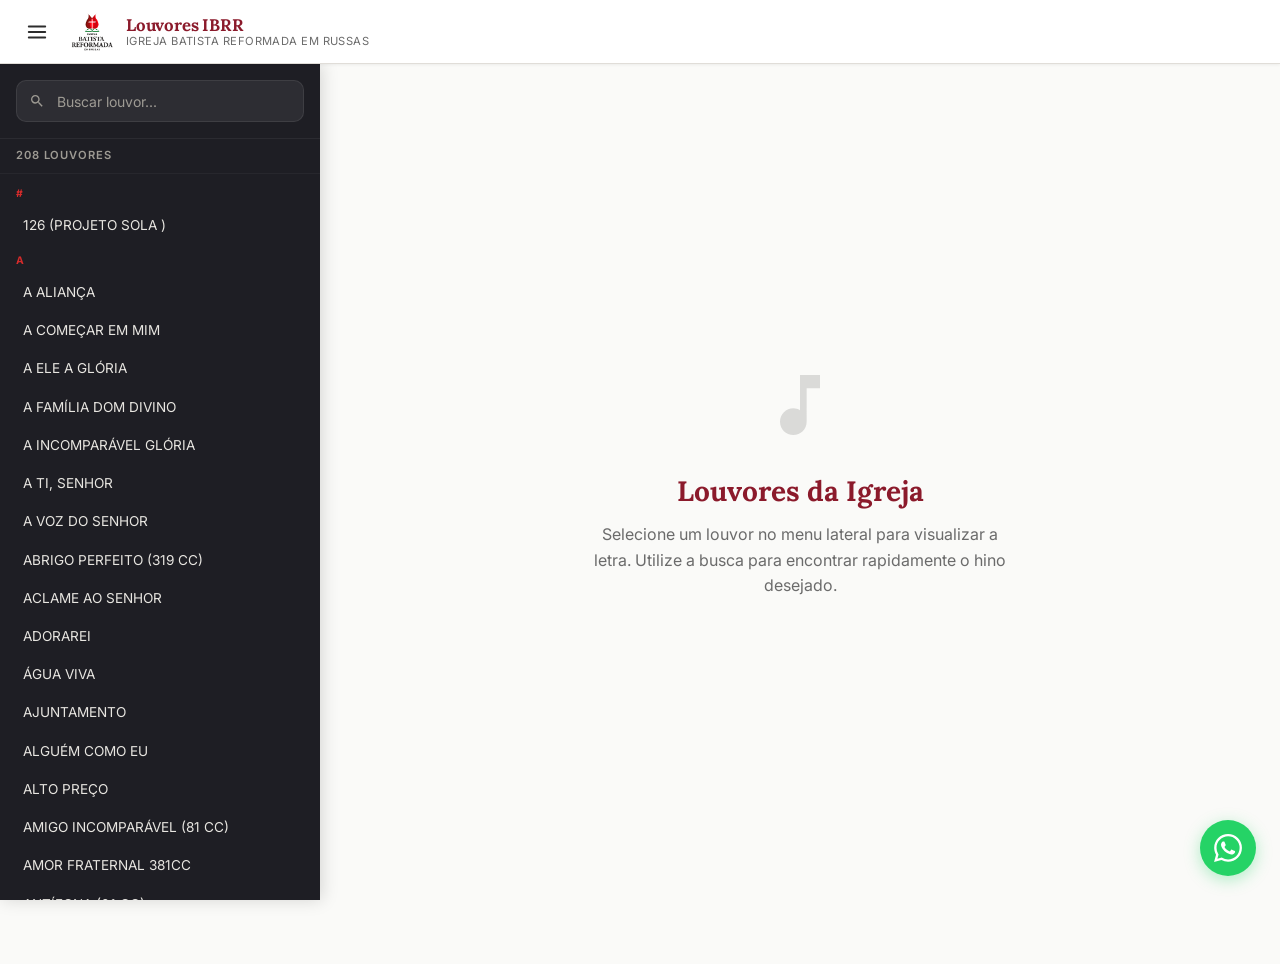
<file: index.html>
<!DOCTYPE html>
<html lang="pt-BR">

<head>
  <meta charset="UTF-8">
  <meta name="viewport" content="width=device-width, initial-scale=1.0">
  <meta name="description"
    content="Repertório de louvores da Igreja Batista Reformada em Russas. Acesse as letras dos hinos utilizados nos cultos.">
  <meta name="theme-color" content="#8B1A2B">
  <title>Louvores – Igreja Batista Reformada em Russas</title>

  <!-- Favicon (reuse logo) -->
  <link rel="icon" type="image/png" href="images/logo_black.png">

  <!-- Styles -->
  <link rel="stylesheet" href="styles.css">
</head>

<body>

  <!-- ====== HEADER ====== -->
  <header class="header" id="header">
    <!-- Sidebar toggle -->
    <button class="header__toggle" id="sidebarToggle" aria-label="Abrir ou fechar menu lateral" title="Menu">
      <svg id="toggleIconMenu" viewBox="0 0 24 24" fill="none" stroke="currentColor" stroke-width="2"
        stroke-linecap="round" stroke-linejoin="round">
        <line x1="3" y1="6" x2="21" y2="6" />
        <line x1="3" y1="12" x2="21" y2="12" />
        <line x1="3" y1="18" x2="21" y2="18" />
      </svg>
    </button>

    <!-- Logo & Church Name -->
    <a href="#" class="header__logo" id="logoLink">
      <img src="images/logo_black.png" alt="Logo da Igreja Batista Reformada em Russas" width="40" height="40">
      <div class="header__logo-text">
        Louvores IBRR
        <span>Igreja Batista Reformada em Russas</span>
      </div>
    </a>

    <!-- Header actions -->
    <div class="header__actions">
      <!-- Download DOCX button 
      <a href="docs/lista_louvores/lista_louvores.docx" download class="header__btn header__btn--download" id="downloadBtn" title="Baixar lista de louvores (.docx)">
        <svg viewBox="0 0 24 24" fill="none" stroke="currentColor" stroke-width="2" stroke-linecap="round" stroke-linejoin="round">
          <path d="M21 15v4a2 2 0 0 1-2 2H5a2 2 0 0 1-2-2v-4"/>
          <polyline points="7 10 12 15 17 10"/>
          <line x1="12" y1="15" x2="12" y2="3"/>
        </svg>
        <span class="header__btn--download-text">Baixar .docx</span>
      </a>
      -->
    </div>
  </header>

  <!-- ====== SIDEBAR ====== -->
  <aside class="sidebar" id="sidebar" role="navigation" aria-label="Lista de louvores">
    <!-- Search -->
    <div class="sidebar__search">
      <input type="search" class="sidebar__search-input" id="searchInput" placeholder="Buscar louvor..."
        autocomplete="off" aria-label="Buscar louvor por nome">
    </div>

    <!-- Hymn count -->
    <div class="sidebar__count" id="hymnCount">Carregando...</div>

    <!-- Hymn list -->
    <div class="sidebar__list" id="hymnList" role="list">
      <!-- Populated by JS -->
    </div>

    <!-- No results message -->
    <div class="sidebar__empty" id="noResults">
      <svg viewBox="0 0 24 24" fill="currentColor">
        <path
          d="M15.5 14h-.79l-.28-.27A6.471 6.471 0 0 0 16 9.5 6.5 6.5 0 1 0 9.5 16c1.61 0 3.09-.59 4.23-1.57l.27.28v.79l5 4.99L20.49 19l-4.99-5zm-6 0C7.01 14 5 11.99 5 9.5S7.01 5 9.5 5 14 7.01 14 9.5 11.99 14 9.5 14z" />
      </svg>
      <p>Nenhum louvor encontrado</p>
    </div>
  </aside>

  <!-- ====== OVERLAY (mobile) ====== -->
  <div class="overlay" id="overlay"></div>

  <!-- ====== MAIN CONTENT ====== -->
  <main class="main" id="mainContent">
    <!-- Welcome screen (shown when no hymn is selected) -->
    <div class="welcome" id="welcomeScreen">
      <svg class="welcome__icon" viewBox="0 0 24 24" fill="currentColor">
        <path d="M12 3v10.55c-.59-.34-1.27-.55-2-.55-2.21 0-4 1.79-4 4s1.79 4 4 4 4-1.79 4-4V7h4V3h-6z" />
      </svg>
      <h1 class="welcome__title">Louvores da Igreja</h1>
      <p class="welcome__subtitle">
        Selecione um louvor no menu lateral para visualizar a letra.
        Utilize a busca para encontrar rapidamente o hino desejado.
      </p>
    </div>

    <!-- Lyrics display area -->
    <article class="lyrics" id="lyricsArea" aria-live="polite">
      <div class="lyrics__header">
        <h1 class="lyrics__title" id="lyricsTitle"></h1>
        <div class="lyrics__controls">
          <span class="lyrics__font-label">Fonte:</span>
          <button class="lyrics__font-btn" id="fontDecrease" title="Diminuir fonte"
            aria-label="Diminuir tamanho da fonte">A−</button>
          <button class="lyrics__font-btn" id="fontIncrease" title="Aumentar fonte"
            aria-label="Aumentar tamanho da fonte">A+</button>
          <button class="lyrics__font-reset" id="fontReset" title="Resetar fonte">Resetar</button>
        </div>
      </div>
      <div class="lyrics__body" id="lyricsBody"></div>
    </article>
  </main>

  <!-- ====== WHATSAPP FAB ====== -->
  <a href="https://wa.me/558888250560" target="_blank" rel="noopener noreferrer" class="fab-whatsapp" id="whatsappFab"
    aria-label="Contato via WhatsApp" title="Fale conosco no WhatsApp">
    <svg viewBox="0 0 24 24" fill="currentColor">
      <path
        d="M17.472 14.382c-.297-.149-1.758-.867-2.03-.967-.273-.099-.471-.148-.67.15-.197.297-.767.966-.94 1.164-.173.199-.347.223-.644.075-.297-.15-1.255-.463-2.39-1.475-.883-.788-1.48-1.761-1.653-2.059-.173-.297-.018-.458.13-.606.134-.133.298-.347.446-.52.149-.174.198-.298.298-.497.099-.198.05-.371-.025-.52-.075-.149-.669-1.612-.916-2.207-.242-.579-.487-.5-.669-.51-.173-.008-.371-.01-.57-.01-.198 0-.52.074-.792.372-.272.297-1.04 1.016-1.04 2.479 0 1.462 1.065 2.875 1.213 3.074.149.198 2.096 3.2 5.077 4.487.709.306 1.262.489 1.694.625.712.227 1.36.195 1.871.118.571-.085 1.758-.719 2.006-1.413.248-.694.248-1.289.173-1.413-.074-.124-.272-.198-.57-.347m-5.421 7.403h-.004a9.87 9.87 0 0 1-5.031-1.378l-.361-.214-3.741.982.998-3.648-.235-.374a9.86 9.86 0 0 1-1.51-5.26c.001-5.45 4.436-9.884 9.888-9.884 2.64 0 5.122 1.03 6.988 2.898a9.825 9.825 0 0 1 2.893 6.994c-.003 5.45-4.437 9.884-9.885 9.884m8.413-18.297A11.815 11.815 0 0 0 12.05 0C5.495 0 .16 5.335.157 11.892c0 2.096.547 4.142 1.588 5.945L.057 24l6.305-1.654a11.882 11.882 0 0 0 5.683 1.448h.005c6.554 0 11.89-5.335 11.893-11.893a11.821 11.821 0 0 0-3.48-8.413z" />
    </svg>
    <span class="fab-whatsapp__tooltip">Fale conosco</span>
  </a>

  <!-- ====== DATA & SCRIPTS ====== -->
  <script src="louvores_data.js"></script>
  <script src="app.js"></script>
</body>

</html>
</file>
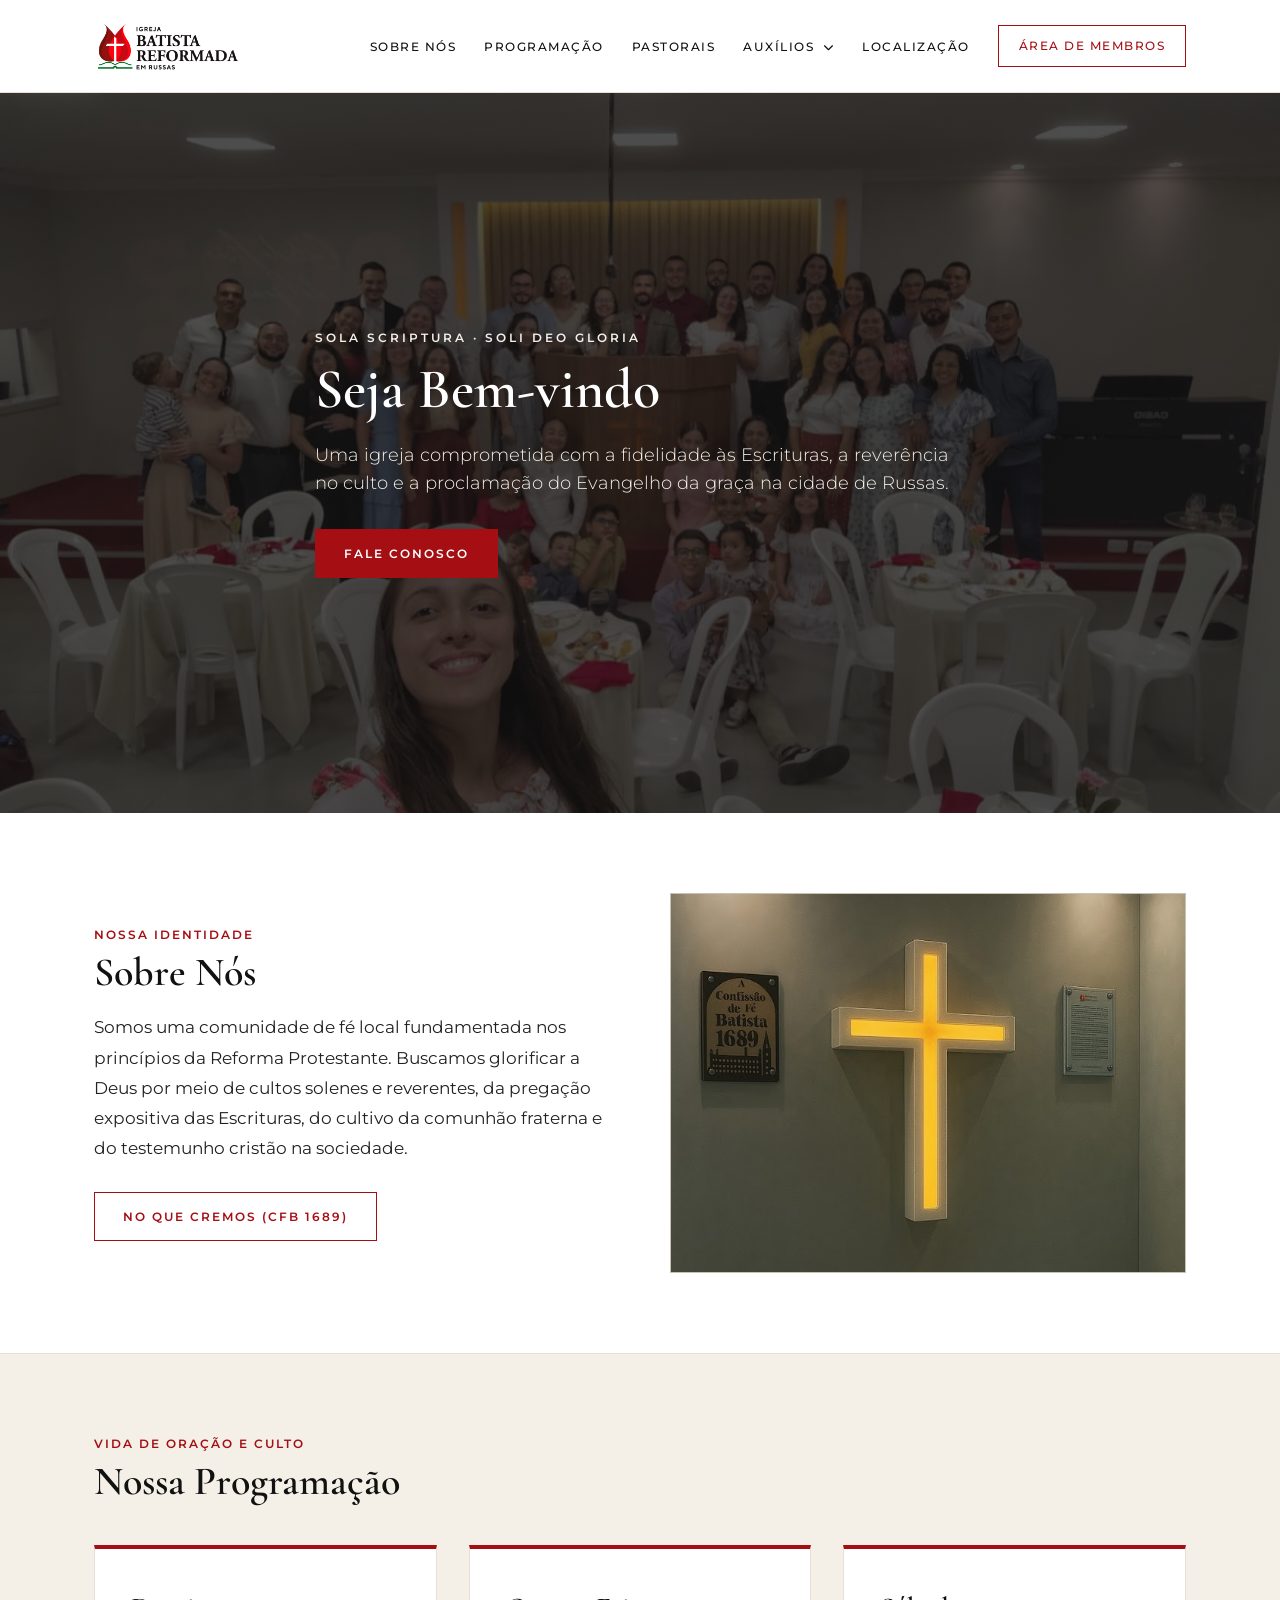
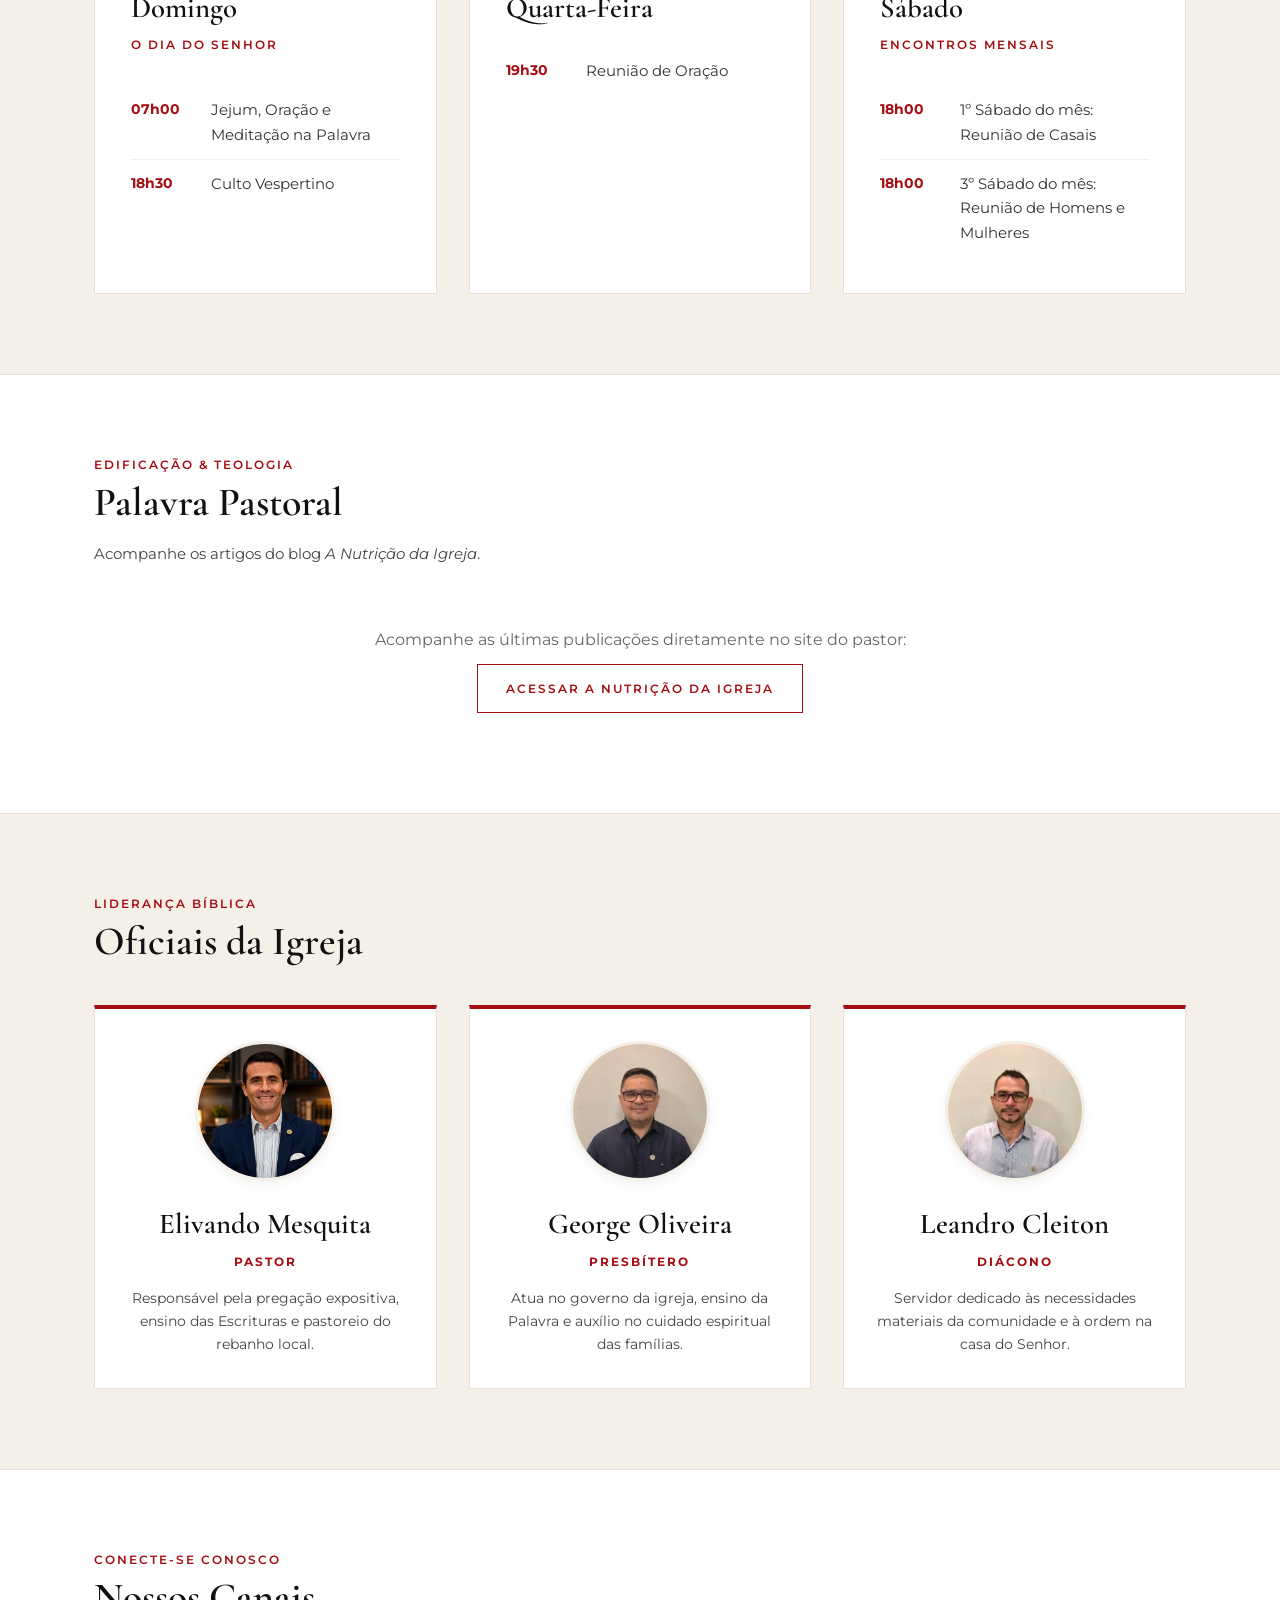
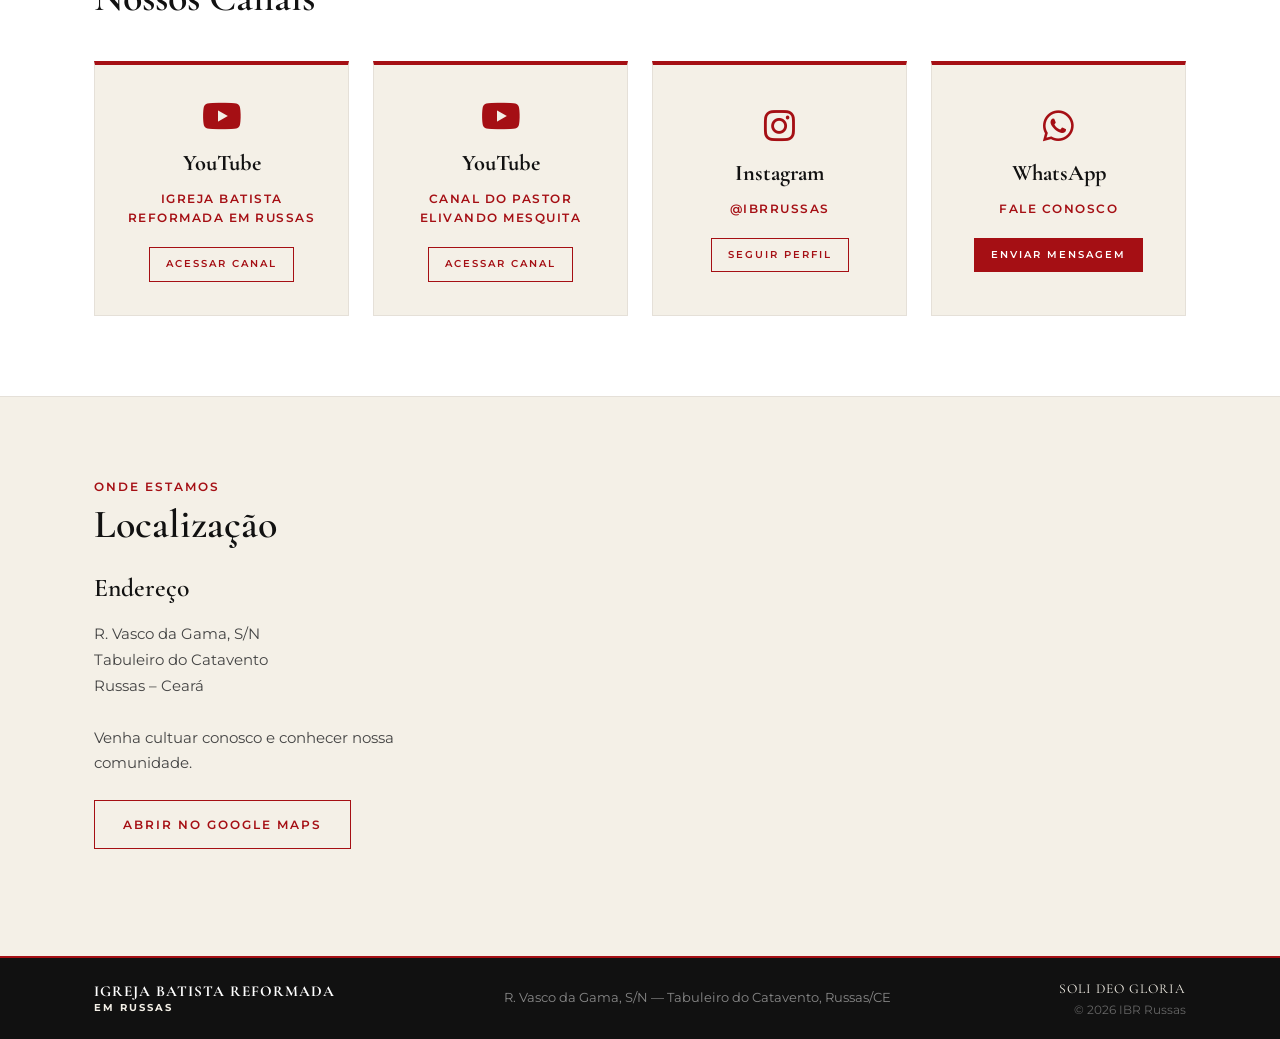
<file: site/index.html>
<!DOCTYPE html>
<html lang="pt-BR">
<head>
    <meta charset="UTF-8">
    <meta name="viewport" content="width=device-width, initial-scale=1.0">
    <link rel="icon" type="image/png" href="img/favicon.png">
    <title>IBR Russas</title>

    <link rel="preconnect" href="https://fonts.googleapis.com">
    <link rel="preconnect" href="https://fonts.gstatic.com" crossorigin>
    <link href="https://fonts.googleapis.com/css2?family=Cormorant+Garamond:wght@400;600;700&family=Montserrat:wght@400;500;600;700&display=swap" rel="stylesheet">
    <link rel="stylesheet" href="https://cdnjs.cloudflare.com/ajax/libs/font-awesome/6.5.1/css/all.min.css">

    <link rel="stylesheet" href="style.css">
</head>
<body>

    <!-- CABEÇALHO -->
    <header>
        <div class="container header-container">
            <a href="#" class="logo">
                <img src="img/Logo Horizontal Fonte Preta.png" alt="Logo Igreja Batista Reformada" style="height: 60px;">
            </a>

            <!-- Ícone Hambúrguer para Mobile -->
            <button class="menu-toggle" id="menu-toggle" aria-label="Abrir Menu">
                <i class="fa-solid fa-bars"></i>
            </button>

            <nav>
                <ul class="nav-links" id="nav-links">
                    <li><a href="#sobre">Sobre Nós</a></li>
                    <li><a href="#programacao">Programação</a></li>
                    <li><a href="#blog">Pastorais</a></li>
                    
                    <li class="dropdown">
                        <a href="javascript:void(0)" class="dropdown-toggle">
                            Auxílios <i class="fa-solid fa-chevron-down" style="font-size: 0.65rem; margin-left: 4px;"></i>
                        </a>
                        <ul class="dropdown-menu">
                            <li><a href="#louvores">Louvores</a></li>
                        </ul>
                    </li>

                    <li><a href="#localizacao">Localização</a></li>
                    <li>
                        <a href="#" class="btn btn-outline nav-btn">Área de Membros</a>
                    </li>
                </ul>
            </nav>
        </div>
    </header>

    <main>
        <!-- BANNER COM IMAGEM DE FUNDO -->
        <section class="hero">
            <div class="container">
                <div class="hero-content">
                    <span class="hero-subtitle">Sola Scriptura · Soli Deo Gloria</span>
                    <h1 class="hero-title">Seja Bem-vindo</h1>
                    <p class="hero-description">
                        Uma igreja comprometida com a fidelidade às Escrituras, a reverência no culto e a proclamação do Evangelho da graça na cidade de Russas.
                    </p>
                    <a href="https://wa.me/5588988250560" target="_blank" rel="noopener noreferrer" class="btn btn-primary">
                        Fale Conosco
                    </a>
                </div>
            </div>
        </section>

        <!-- SOBRE NÓS -->
        <section id="sobre" class="about">
            <div class="container about-grid">
                <div class="about-content">
                    <span class="section-tag">Nossa Identidade</span>
                    <h2 class="section-title">Sobre Nós</h2>
                    <p class="about-text">
                        Somos uma comunidade de fé local fundamentada nos princípios da Reforma Protestante. Buscamos glorificar a Deus por meio de cultos solenes e reverentes, da pregação expositiva das Escrituras, do cultivo da comunhão fraterna e do testemunho cristão na sociedade.
                    </p>
                    <a href="https://oestandartedecristo.com/wp-content/uploads/2019/04/Confiss%C3%A3o-de-F%C3%A9-Batista-de-1689-Um-Catecismo-Puritano-por-C.H.-Spurgeon-Vers%C3%A3o-EC.pdf" target="_blank" rel="noopener noreferrer" class="btn btn-outline">
                        No que Cremos (CFB 1689)
                    </a>
                </div>
                <div class="about-image">
                    <div class="img-placeholder" style="height: 100%;">
                        <img src="img/Cruz.jpg" alt="Foto Interna da Igreja" style="height: 100%; width: 100%; object-fit: cover; object-position: center;">
                    </div>
                </div>
            </div>
        </section>

        <!-- PROGRAMAÇÃO -->
        <section id="programacao" class="schedule">
            <div class="container">
                <div class="schedule-header">
                    <span class="section-tag">Vida de Oração e Culto</span>
                    <h2 class="section-title">Nossa Programação</h2>
                </div>

                <div class="schedule-grid">
                    <div class="schedule-card">
                        <div>
                            <h3>Domingo</h3>
                            <span class="day-subtitle">O Dia do Senhor</span>
                        </div>
                        <div>
                            <div class="schedule-item">
                                <span class="schedule-time">07h00</span>
                                <span class="schedule-desc">Jejum, Oração e Meditação na Palavra</span>
                            </div>
                            <div class="schedule-item">
                                <span class="schedule-time">18h30</span>
                                <span class="schedule-desc">Culto Vespertino</span>
                            </div>
                        </div>
                    </div>

                    <div class="schedule-card">
                        <div>
                            <h3>Quarta-Feira</h3>
                        </div>
                        <div>
                            <div class="schedule-item">
                                <span class="schedule-time">19h30</span>
                                <span class="schedule-desc">Reunião de Oração</span>
                            </div>
                        </div>
                    </div>

                    <div class="schedule-card">
                        <div>
                            <h3>Sábado</h3>
                            <span class="day-subtitle">Encontros Mensais</span>
                        </div>
                        <div>
                            <div class="schedule-item">
                                <span class="schedule-time">18h00</span>
                                <span class="schedule-desc">1º Sábado do mês: Reunião de Casais</span>
                            </div>
                            <div class="schedule-item">
                                <span class="schedule-time">18h00</span>
                                <span class="schedule-desc">3º Sábado do mês: Reunião de Homens e Mulheres</span>
                            </div>
                        </div>
                    </div>
                </div>
            </div>
        </section>

        <!-- SEÇÃO BLOG DO PASTOR (PALAVRA PASTORAL) -->
        <section id="blog" class="about" style="background-color: var(--branco);">
            <div class="container">
                <div class="schedule-header">
                    <span class="section-tag">Edificação & Teologia</span>
                    <h2 class="section-title">Palavra Pastoral</h2>
                    <p style="color: #444; font-size: 0.95rem; margin-top: 4px;">
                        Acompanhe os artigos do blog <em>A Nutrição da Igreja</em>.
                    </p>
                </div>

                <div id="blog-posts-container" class="schedule-grid">
                    <p style="color: #666; font-style: italic;">Carregando os artigos recentes...</p>
                </div>
            </div>
        </section>

        <!-- SEÇÃO: OFICIAIS DA IGREJA -->
        <section class="officers-section">
            <div class="container">
                <div class="schedule-header">
                    <span class="section-tag">Liderança Bíblica</span>
                    <h2 class="section-title">Oficiais da Igreja</h2>
                </div>

                <div class="officers-grid">
                    <!-- Pastor -->
                    <div class="officer-card">
                        <img src="img/oficiais/pastor.jpg" alt="Foto do Pastor" class="officer-img" style="object-position: top;">
                        <h3 class="officer-name">Elivando Mesquita</h3>
                        <span class="officer-role">Pastor</span>
                        <p class="officer-desc">
                            Responsável pela pregação expositiva, ensino das Escrituras e pastoreio do rebanho local.
                        </p>
                    </div>

                    <!-- Presbítero -->
                    <div class="officer-card">
                        <img src="img/oficiais/presbitero.jpg" alt="Foto do Presbítero" class="officer-img">
                        <h3 class="officer-name">George Oliveira</h3>
                        <span class="officer-role">Presbítero</span>
                        <p class="officer-desc">
                            Atua no governo da igreja, ensino da Palavra e auxílio no cuidado espiritual das famílias.
                        </p>
                    </div>

                    <!-- Diácono -->
                    <div class="officer-card">
                        <img src="img/oficiais/diacono.jpg" alt="Foto do Diácono" class="officer-img">
                        <h3 class="officer-name">Leandro Cleiton</h3>
                        <span class="officer-role">Diácono</span>
                        <p class="officer-desc">
                            Servidor dedicado às necessidades materiais da comunidade e à ordem na casa do Senhor.
                        </p>
                    </div>
                </div>
            </div>
        </section>

        <!-- CANAIS E REDES SOCIAIS -->
        <section class="social-section">
            <div class="container">
                <div class="schedule-header">
                    <span class="section-tag">Conecte-se Conosco</span>
                    <h2 class="section-title">Nossos Canais</h2>
                </div>

                <div class="social-grid">
                    <!-- YouTube Igreja -->
                    <a href="https://www.youtube.com/@ibrrussas" target="_blank" rel="noopener noreferrer" class="social-card">
                        <i class="fa-brands fa-youtube social-card-icon"></i>
                        <h3 class="social-card-title">YouTube</h3>
                        <span class="social-card-sub">Igreja Batista Reformada em Russas</span>
                        <span class="btn btn-outline" style="padding: 8px 16px; font-size: 0.65rem;">Acessar Canal</span>
                    </a>

                    <!-- YouTube Pastor -->
                    <a href="https://www.youtube.com/@ElivandoMesquita" target="_blank" rel="noopener noreferrer" class="social-card">
                        <i class="fa-brands fa-youtube social-card-icon"></i>
                        <h3 class="social-card-title">YouTube</h3>
                        <span class="social-card-sub">Canal do Pastor Elivando Mesquita</span>
                        <span class="btn btn-outline" style="padding: 8px 16px; font-size: 0.65rem;">Acessar Canal</span>
                    </a>

                    <!-- Instagram Igreja -->
                    <a href="https://www.instagram.com/ibrrussas/" target="_blank" rel="noopener noreferrer" class="social-card">
                        <i class="fa-brands fa-instagram social-card-icon"></i>
                        <h3 class="social-card-title">Instagram</h3>
                        <span class="social-card-sub">@ibrrussas</span>
                        <span class="btn btn-outline" style="padding: 8px 16px; font-size: 0.65rem;">Seguir Perfil</span>
                    </a>

                    <!-- WhatsApp Igreja -->
                    <a href="https://wa.me/5588988250560" target="_blank" rel="noopener noreferrer" class="social-card">
                        <i class="fa-brands fa-whatsapp social-card-icon"></i>
                        <h3 class="social-card-title">WhatsApp</h3>
                        <span class="social-card-sub">Fale Conosco</span>
                        <span class="btn btn-primary" style="padding: 8px 16px; font-size: 0.65rem;">Enviar Mensagem</span>
                    </a>
                </div>
            </div>
        </section>

        <!-- LOCALIZAÇÃO -->
        <section id="localizacao" class="location" style="background-color: var(--marfim); border-top: 1px solid var(--cinza-suave);">
            <div class="container">
                <span class="section-tag">Onde Estamos</span>
                <h2 class="section-title">Localização</h2>

                <div class="location-grid">
                    <div class="location-info">
                        <h3>Endereço</h3>
                        <p>
                            R. Vasco da Gama, S/N<br>
                            Tabuleiro do Catavento<br>
                            Russas – Ceará<br><br>
                            Venha cultuar conosco e conhecer nossa comunidade.
                        </p>
                        <a href="https://maps.app.goo.gl/zokhTsMsdUJMQXrx9" target="_blank" rel="noopener noreferrer" class="btn btn-outline">
                            Abrir no Google Maps
                        </a>
                    </div>
                    <div class="location-media">
                        <!-- Mapa / Street View Incorporado -->
                        <iframe 
                            class="map-frame"
                            src="https://www.google.com/maps/embed?pb=!4v1788786511005!6m8!1m7!1sZSV7wcvklzK6seta1MVlKA!2m2!1d-4.925086942531292!2d-37.96977578780946!3f123.1053437882062!4f-7.7195251647223415!5f0.7820865974627469" 
                            width="100%" 
                            height="300" 
                            style="border:0;" 
                            allowfullscreen="" 
                            loading="lazy" 
                            referrerpolicy="strict-origin-when-cross-origin">
                        </iframe>
                    </div>
                </div>
            </div>
        </section>
    </main>

    <!-- RODAPÉ -->
    <footer>
        <div class="container footer-compact">
            <div class="logo-text">
                Igreja Batista Reformada
                <span>EM RUSSAS</span>
            </div>

            <div class="footer-address">
                R. Vasco da Gama, S/N — Tabuleiro do Catavento, Russas/CE
            </div>

            <div class="footer-right">
                <span class="footer-soli-deo">SOLI DEO GLORIA</span>
                <span>&copy; 2026 IBR Russas</span>
            </div>
        </div>
    </footer>

    <!-- SCRIPT DE INTEGRAÇÃO VIA WORDPRESS API -->
    <script>
        document.addEventListener('DOMContentLoaded', () => {
            const wpApiUrl = 'https://anutricaodaigreja.com/blog/wp-json/wp/v2/posts?per_page=3&_embed';

            fetch(wpApiUrl)
                .then(response => {
                    if (!response.ok) throw new Error('Não foi possível conectar ao blog');
                    return response.json();
                })
                .then(posts => {
                    const container = document.getElementById('blog-posts-container');
                    
                    if (!posts || posts.length === 0) {
                        container.innerHTML = '<p style="color: #666;">Nenhum artigo encontrado no momento.</p>';
                        return;
                    }

                    container.innerHTML = '';

                    posts.forEach(post => {
                        const dateFormatted = new Date(post.date).toLocaleDateString('pt-BR', {
                            day: '2-digit',
                            month: 'short',
                            year: 'numeric'
                        });

                        const tempDiv = document.createElement('div');
                        tempDiv.innerHTML = post.excerpt.rendered;
                        const cleanSnippet = tempDiv.textContent.trim().substring(0, 100) + '...';

                        let imageUrl = '';
                        if (post._embedded && post._embedded['wp:featuredmedia'] && post._embedded['wp:featuredmedia'][0]) {
                            imageUrl = post._embedded['wp:featuredmedia'][0].source_url;
                        }

                        const imageHtml = imageUrl 
                            ? `<div style="height: 180px; overflow: hidden; margin: -36px -36px 20px -36px; border-bottom: 1px solid var(--cinza-suave);">
                                <img src="${imageUrl}" alt="${post.title.rendered}" style="width: 100%; height: 100%; object-fit: cover;">
                            </div>` 
                            : '';

                        const card = document.createElement('div');
                        card.className = 'schedule-card';
                        card.style.borderTopColor = 'var(--bordo)';
                        card.innerHTML = `
                            <div>
                                ${imageHtml}
                                <span class="day-subtitle">${dateFormatted}</span>
                                <h3 style="font-size: 1.35rem; margin-bottom: 12px; line-height: 1.25;">${post.title.rendered}</h3>
                                <p style="font-size: 0.9rem; color: #444; margin-bottom: 20px; line-height: 1.6;">${cleanSnippet}</p>
                            </div>
                            <div>
                                <a href="${post.link}" target="_blank" rel="noopener noreferrer" class="btn btn-outline" style="padding: 10px 18px; font-size: 0.65rem; width: 100%; text-align: center;">
                                    Ler no Blog &rarr;
                                </a>
                            </div>
                        `;
                        container.appendChild(card);
                    });
                })
                .catch(err => {
                    console.error('Erro ao carregar o blog:', err);
                    const container = document.getElementById('blog-posts-container');
                    container.innerHTML = `
                        <div style="grid-column: 1 / -1; text-align: center; padding: 20px;">
                            <p style="color: #666; margin-bottom: 12px;">Acompanhe as últimas publicações diretamente no site do pastor:</p>
                            <a href="https://anutricaodaigreja.com/blog/" target="_blank" rel="noopener noreferrer" class="btn btn-outline">
                                Acessar A Nutrição da Igreja
                            </a>
                        </div>
                    `;
                });
        });
    </script>

    <!-- SCRIPT DO MENU MOBILE -->
    <script>
        const menuToggle = document.getElementById('menu-toggle');
        const navLinks = document.getElementById('nav-links');

        menuToggle.addEventListener('click', () => {
            navLinks.classList.toggle('active');
            
            const icon = menuToggle.querySelector('i');
            if (navLinks.classList.contains('active')) {
                icon.classList.remove('fa-bars');
                icon.classList.add('fa-xmark');
            } else {
                icon.classList.remove('fa-xmark');
                icon.classList.add('fa-bars');
            }
        });

        document.querySelectorAll('.nav-links a').forEach(link => {
            link.addEventListener('click', () => {
                navLinks.classList.remove('active');
                const icon = menuToggle.querySelector('i');
                if (icon) {
                    icon.classList.remove('fa-xmark');
                    icon.classList.add('fa-bars');
                }
            });
        });
    </script>
</body>
</html>
</file>
<file: styles.css>
/* ============================================================
   DESIGN SYSTEM – Site de Louvores IBRR
   Igreja Batista Reformada em Russas
   ============================================================ */

/* ---------- Google Fonts ---------- */
@import url('https://fonts.googleapis.com/css2?family=Inter:wght@300;400;500;600;700&family=Lora:ital,wght@0,400;0,600;0,700;1,400;1,600;1,700&display=swap');

/* ---------- CSS Custom Properties ---------- */
:root {
  /* Brand colours – derived from the church logo */
  --clr-crimson:     #8B1A2B;
  --clr-red:         #D42B2B;
  --clr-red-light:   #E94B4B;
  --clr-green:       #1B6B3A;
  --clr-green-light: #2A9D5A;

  /* Neutrals */
  --clr-bg:          #FAFAF8;
  --clr-bg-alt:      #F0EFEC;
  --clr-surface:     #FFFFFF;
  --clr-border:      #E0DDD8;
  --clr-text:        #2C2C2C;
  --clr-text-muted:  #6B6B6B;
  --clr-text-light:  #999;

  /* Sidebar */
  --sidebar-width:       320px;
  --sidebar-bg:          #1E1E24;
  --sidebar-text:        #E8E6E1;
  --sidebar-text-muted:  #9E9B94;
  --sidebar-accent:      var(--clr-red);
  --sidebar-hover:       rgba(255, 255, 255, 0.06);
  --sidebar-active:      rgba(212, 43, 43, 0.12);

  /* Header */
  --header-height: 64px;

  /* Typography */
  --font-sans:  'Inter', system-ui, -apple-system, sans-serif;
  --font-serif: 'Lora', Georgia, 'Times New Roman', serif;

  /* Lyrics font size – controlled by JS */
  --lyrics-font-size: 1.125rem;

  /* Shadows */
  --shadow-sm:   0 1px 3px rgba(0,0,0,.06);
  --shadow-md:   0 4px 12px rgba(0,0,0,.08);
  --shadow-lg:   0 8px 30px rgba(0,0,0,.12);
  --shadow-xl:   0 16px 48px rgba(0,0,0,.16);

  /* Animation */
  --ease-out: cubic-bezier(.22, 1, .36, 1);
  --ease-spring: cubic-bezier(.34, 1.56, .64, 1);

  /* Z-index layers */
  --z-sidebar:  100;
  --z-header:   200;
  --z-overlay:  300;
  --z-fab:      400;
}

/* ---------- Reset & Base ---------- */
*, *::before, *::after {
  box-sizing: border-box;
  margin: 0;
  padding: 0;
}

html {
  scroll-behavior: smooth;
  -webkit-text-size-adjust: 100%;
}

body {
  font-family: var(--font-sans);
  background: var(--clr-bg);
  color: var(--clr-text);
  line-height: 1.6;
  min-height: 100dvh;
  overflow-x: hidden;
}

/* ---------- HEADER ---------- */
.header {
  position: fixed;
  top: 0;
  left: 0;
  right: 0;
  height: var(--header-height);
  background: var(--clr-surface);
  border-bottom: 1px solid var(--clr-border);
  display: flex;
  align-items: center;
  padding: 0 1rem;
  gap: 0.75rem;
  z-index: var(--z-header);
  box-shadow: var(--shadow-sm);
  transition: box-shadow .3s ease;
}

.header.scrolled {
  box-shadow: var(--shadow-md);
}

.header__toggle {
  display: flex;
  align-items: center;
  justify-content: center;
  width: 42px;
  height: 42px;
  border: none;
  background: transparent;
  border-radius: 10px;
  cursor: pointer;
  color: var(--clr-text);
  transition: background .2s ease, transform .2s var(--ease-spring);
  flex-shrink: 0;
}

.header__toggle:hover {
  background: var(--clr-bg-alt);
}

.header__toggle:active {
  transform: scale(.92);
}

.header__toggle svg {
  width: 22px;
  height: 22px;
}

.header__logo {
  display: flex;
  align-items: center;
  gap: 0.75rem;
  text-decoration: none;
  color: inherit;
}

.header__logo img {
  height: 40px;
  width: auto;
  object-fit: contain;
}

.header__logo-text {
  font-family: var(--font-serif);
  font-weight: 700;
  font-size: 1.05rem;
  color: var(--clr-crimson);
  letter-spacing: -0.01em;
  line-height: 1.2;
}

.header__logo-text span {
  display: block;
  font-size: 0.7rem;
  font-weight: 400;
  color: var(--clr-text-muted);
  letter-spacing: 0.04em;
  text-transform: uppercase;
  font-family: var(--font-sans);
}

.header__actions {
  margin-left: auto;
  display: flex;
  align-items: center;
  gap: 0.25rem;
}

.header__btn {
  display: flex;
  align-items: center;
  justify-content: center;
  min-width: 38px;
  height: 38px;
  border: none;
  background: transparent;
  border-radius: 8px;
  cursor: pointer;
  color: var(--clr-text-muted);
  font-family: var(--font-sans);
  font-size: 0.8rem;
  font-weight: 600;
  padding: 0 0.5rem;
  gap: 0.25rem;
  transition: background .2s ease, color .2s ease, transform .15s var(--ease-spring);
}

.header__btn:hover {
  background: var(--clr-bg-alt);
  color: var(--clr-text);
}

.header__btn:active {
  transform: scale(.93);
}

.header__btn svg {
  width: 18px;
  height: 18px;
}

.header__btn--download {
  background: var(--clr-green);
  color: #fff;
  padding: 0 0.75rem;
  border-radius: 8px;
}

.header__btn--download:hover {
  background: var(--clr-green-light);
  color: #fff;
}

/* ---------- SIDEBAR ---------- */
.sidebar {
  position: fixed;
  top: var(--header-height);
  left: 0;
  bottom: 0;
  width: var(--sidebar-width);
  background: var(--sidebar-bg);
  z-index: var(--z-sidebar);
  display: flex;
  flex-direction: column;
  transform: translateX(0);
  transition: transform .35s var(--ease-out), box-shadow .35s ease;
  box-shadow: 2px 0 16px rgba(0,0,0,.15);
  will-change: transform;
}

.sidebar.collapsed {
  transform: translateX(-100%);
  box-shadow: none;
}

/* Sidebar search */
.sidebar__search {
  padding: 1rem;
  border-bottom: 1px solid rgba(255,255,255,.06);
  flex-shrink: 0;
}

.sidebar__search-input {
  width: 100%;
  height: 42px;
  background: rgba(255,255,255,.07);
  border: 1px solid rgba(255,255,255,.08);
  border-radius: 10px;
  padding: 0 0.75rem 0 2.5rem;
  color: var(--sidebar-text);
  font-family: var(--font-sans);
  font-size: 0.875rem;
  outline: none;
  transition: border-color .2s ease, background .2s ease, box-shadow .2s ease;
  background-image: url("data:image/svg+xml,%3Csvg xmlns='http://www.w3.org/2000/svg' width='16' height='16' fill='%239E9B94' viewBox='0 0 24 24'%3E%3Cpath d='M15.5 14h-.79l-.28-.27A6.471 6.471 0 0 0 16 9.5 6.5 6.5 0 1 0 9.5 16c1.61 0 3.09-.59 4.23-1.57l.27.28v.79l5 4.99L20.49 19l-4.99-5zm-6 0C7.01 14 5 11.99 5 9.5S7.01 5 9.5 5 14 7.01 14 9.5 11.99 14 9.5 14z'/%3E%3C/svg%3E");
  background-repeat: no-repeat;
  background-position: 0.75rem center;
}

.sidebar__search-input::placeholder {
  color: var(--sidebar-text-muted);
}

.sidebar__search-input:focus {
  border-color: var(--sidebar-accent);
  background: rgba(255,255,255,.1);
  box-shadow: 0 0 0 3px rgba(212,43,43,.15);
}

/* Sidebar hymn count */
.sidebar__count {
  padding: 0.5rem 1rem;
  font-size: 0.7rem;
  text-transform: uppercase;
  letter-spacing: 0.08em;
  color: var(--sidebar-text-muted);
  font-weight: 600;
  border-bottom: 1px solid rgba(255,255,255,.04);
  flex-shrink: 0;
}

/* Sidebar hymn list */
.sidebar__list {
  flex: 1;
  overflow-y: auto;
  overflow-x: hidden;
  padding: 0.25rem 0;
  scrollbar-width: thin;
  scrollbar-color: rgba(255,255,255,.15) transparent;
}

.sidebar__list::-webkit-scrollbar {
  width: 5px;
}
.sidebar__list::-webkit-scrollbar-track {
  background: transparent;
}
.sidebar__list::-webkit-scrollbar-thumb {
  background: rgba(255,255,255,.12);
  border-radius: 10px;
}

.sidebar__item {
  display: block;
  width: 100%;
  padding: 0.6rem 1rem 0.6rem 1.25rem;
  border: none;
  background: transparent;
  text-align: left;
  color: var(--sidebar-text);
  font-family: var(--font-sans);
  font-size: 0.85rem;
  font-weight: 400;
  cursor: pointer;
  transition: background .15s ease, color .15s ease, padding-left .2s var(--ease-out);
  line-height: 1.4;
  border-left: 3px solid transparent;
  position: relative;
}

.sidebar__item:hover {
  background: var(--sidebar-hover);
  padding-left: 1.5rem;
}

.sidebar__item.active {
  background: var(--sidebar-active);
  color: var(--clr-red-light);
  font-weight: 600;
  border-left-color: var(--clr-red);
}

.sidebar__item--hidden {
  display: none;
}

/* Letter dividers */
.sidebar__letter {
  padding: 0.5rem 1rem 0.25rem;
  font-size: 0.65rem;
  font-weight: 700;
  text-transform: uppercase;
  letter-spacing: 0.1em;
  color: var(--sidebar-accent);
  pointer-events: none;
  user-select: none;
}

/* No results */
.sidebar__empty {
  padding: 2rem 1rem;
  text-align: center;
  color: var(--sidebar-text-muted);
  font-size: 0.85rem;
  display: none;
}

.sidebar__empty svg {
  width: 40px;
  height: 40px;
  margin-bottom: 0.5rem;
  opacity: 0.4;
}

/* ---------- OVERLAY (mobile) ---------- */
.overlay {
  position: fixed;
  inset: 0;
  background: rgba(0,0,0,.45);
  z-index: calc(var(--z-sidebar) - 1);
  opacity: 0;
  pointer-events: none;
  transition: opacity .3s ease;
  backdrop-filter: blur(2px);
  -webkit-backdrop-filter: blur(2px);
}

.overlay.visible {
  opacity: 1;
  pointer-events: auto;
}

/* ---------- MAIN CONTENT ---------- */
.main {
  margin-top: var(--header-height);
  margin-left: var(--sidebar-width);
  min-height: calc(100dvh - var(--header-height));
  transition: margin-left .35s var(--ease-out);
  display: flex;
  flex-direction: column;
}

.main.expanded {
  margin-left: 0;
}

/* Welcome screen */
.welcome {
  flex: 1;
  display: flex;
  flex-direction: column;
  align-items: center;
  justify-content: center;
  padding: 3rem 2rem;
  text-align: center;
  animation: fadeInUp .6s var(--ease-out);
}

.welcome__icon {
  width: 80px;
  height: 80px;
  margin-bottom: 1.5rem;
  opacity: 0.15;
}

.welcome__title {
  font-family: var(--font-serif);
  font-size: 1.75rem;
  font-weight: 700;
  color: var(--clr-crimson);
  margin-bottom: 0.5rem;
}

.welcome__subtitle {
  font-size: 1rem;
  color: var(--clr-text-muted);
  max-width: 420px;
  line-height: 1.6;
}

/* Lyrics display */
.lyrics {
  flex: 1;
  display: none;
  flex-direction: column;
  max-width: 800px;
  width: 100%;
  margin: 0 auto;
  padding: 2rem 2.5rem 4rem;
  animation: fadeInUp .5s var(--ease-out);
}

.lyrics.visible {
  display: flex;
}

.lyrics__header {
  margin-bottom: 2rem;
  padding-bottom: 1.5rem;
  border-bottom: 2px solid var(--clr-border);
  position: relative;
}

.lyrics__header::after {
  content: '';
  position: absolute;
  bottom: -2px;
  left: 0;
  width: 60px;
  height: 2px;
  background: var(--clr-red);
  border-radius: 1px;
}

.lyrics__title {
  font-family: var(--font-serif);
  font-size: 1.85rem;
  font-weight: 700;
  color: var(--clr-crimson);
  line-height: 1.3;
  letter-spacing: -0.01em;
}

.lyrics__controls {
  display: flex;
  align-items: center;
  gap: 0.35rem;
  margin-top: 1rem;
}

.lyrics__font-btn {
  display: flex;
  align-items: center;
  justify-content: center;
  width: 36px;
  height: 36px;
  border: 1px solid var(--clr-border);
  background: var(--clr-surface);
  border-radius: 8px;
  cursor: pointer;
  font-family: var(--font-sans);
  font-size: 0.8rem;
  font-weight: 700;
  color: var(--clr-text-muted);
  transition: all .2s ease;
}

.lyrics__font-btn:hover {
  border-color: var(--clr-red);
  color: var(--clr-red);
  background: rgba(212,43,43,.04);
}

.lyrics__font-btn:active {
  transform: scale(.92);
}

.lyrics__font-label {
  font-size: 0.7rem;
  color: var(--clr-text-light);
  text-transform: uppercase;
  letter-spacing: 0.05em;
  font-weight: 600;
  margin-right: 0.25rem;
}

.lyrics__font-reset {
  font-size: 0.7rem;
  color: var(--clr-text-light);
  border: none;
  background: none;
  cursor: pointer;
  margin-left: 0.25rem;
  text-decoration: underline;
  font-family: var(--font-sans);
}

.lyrics__font-reset:hover {
  color: var(--clr-red);
}

/* Lyrics body / sections */
.lyrics__body {
  font-family: var(--font-serif);
  font-size: var(--lyrics-font-size);
  line-height: 1.85;
  color: var(--clr-text);
}

.lyrics__section {
  margin-bottom: 1.5rem;
  padding: 0.75rem 0;
}

.lyrics__section--refrao {
  font-weight: 700;
  font-style: italic;
  padding: 0.75rem 1rem;
  border-left: 3px solid var(--clr-red);
  background: rgba(212,43,43,.03);
  border-radius: 0 8px 8px 0;
}

.lyrics__section--ref {
  font-weight: 700;
  font-style: italic;
  color: var(--clr-red);
  font-size: 0.85em;
  text-transform: uppercase;
  letter-spacing: 0.04em;
  padding: 0.25rem 0;
}

.lyrics__section--instruction {
  font-style: italic;
  color: var(--clr-text-muted);
  font-size: 0.85em;
  padding: 0.25rem 0;
}

.lyrics__line {
  display: block;
}

/* ---------- WhatsApp FAB ---------- */
.fab-whatsapp {
  position: fixed;
  bottom: 1.5rem;
  right: 1.5rem;
  width: 56px;
  height: 56px;
  border-radius: 50%;
  background: #25D366;
  color: #fff;
  border: none;
  cursor: pointer;
  display: flex;
  align-items: center;
  justify-content: center;
  box-shadow: 0 4px 16px rgba(37,211,102,.35);
  z-index: var(--z-fab);
  transition: transform .2s var(--ease-spring), box-shadow .2s ease;
  text-decoration: none;
}

.fab-whatsapp:hover {
  transform: scale(1.1);
  box-shadow: 0 6px 24px rgba(37,211,102,.45);
}

.fab-whatsapp:active {
  transform: scale(.95);
}

.fab-whatsapp svg {
  width: 28px;
  height: 28px;
}

.fab-whatsapp__tooltip {
  position: absolute;
  right: calc(100% + 12px);
  top: 50%;
  transform: translateY(-50%);
  background: var(--clr-text);
  color: #fff;
  padding: 0.4rem 0.75rem;
  border-radius: 8px;
  font-size: 0.75rem;
  font-weight: 500;
  white-space: nowrap;
  opacity: 0;
  pointer-events: none;
  transition: opacity .2s ease;
  font-family: var(--font-sans);
}

.fab-whatsapp:hover .fab-whatsapp__tooltip {
  opacity: 1;
}

/* ---------- ANIMATIONS ---------- */
@keyframes fadeInUp {
  from {
    opacity: 0;
    transform: translateY(16px);
  }
  to {
    opacity: 1;
    transform: translateY(0);
  }
}

@keyframes pulse {
  0%, 100% { opacity: 1; }
  50% { opacity: 0.5; }
}

/* ---------- RESPONSIVE ---------- */
@media (max-width: 1024px) {
  :root {
    --sidebar-width: 280px;
  }
}

@media (max-width: 768px) {
  :root {
    --sidebar-width: 300px;
  }

  .sidebar {
    transform: translateX(-100%);
    box-shadow: none;
  }

  .sidebar.open {
    transform: translateX(0);
    box-shadow: 4px 0 24px rgba(0,0,0,.25);
  }

  .sidebar.collapsed {
    transform: translateX(-100%);
  }

  .main {
    margin-left: 0;
  }

  .main.expanded {
    margin-left: 0;
  }

  .lyrics {
    padding: 1.5rem 1.25rem 4rem;
  }

  .lyrics__title {
    font-size: 1.5rem;
  }

  .header__logo-text {
    font-size: 0.9rem;
  }

  .header__logo-text span {
    display: none;
  }

  .header__btn--download-text {
    display: none;
  }

  .welcome__title {
    font-size: 1.4rem;
  }

  .welcome__subtitle {
    font-size: 0.9rem;
  }
}

@media (max-width: 480px) {
  .header__logo img {
    height: 32px;
  }

  .header__logo-text {
    font-size: 0.8rem;
  }

  .lyrics {
    padding: 1rem 1rem 4rem;
  }

  .lyrics__title {
    font-size: 1.3rem;
  }

  .fab-whatsapp {
    width: 50px;
    height: 50px;
    bottom: 1rem;
    right: 1rem;
  }

  .fab-whatsapp svg {
    width: 24px;
    height: 24px;
  }
}

/* ---------- PRINT ---------- */
@media print {
  .header, .sidebar, .overlay, .fab-whatsapp,
  .lyrics__controls, .welcome {
    display: none !important;
  }
  .main {
    margin: 0 !important;
  }
  .lyrics {
    padding: 0 !important;
    max-width: none !important;
  }
}
</file>
<file: site/style.css>
/* VARIÁVEIS E RESET GLOBAL */

:root {
    --vermelho-profundo: #A50F14;
    --vermelho-vivo: #F20D18;
    --bordo: #6F1012;
    --verde-institucional: #087C2B;
    --preto: #111111;
    --branco: #FFFFFF;
    --marfim: #F4F0E7;
    --cinza-suave: #E5E0D8;
    
    --fonte-display: 'Cormorant Garamond', Georgia, serif;
    --fonte-sans: 'Montserrat', -apple-system, BlinkMacSystemFont, sans-serif;
}

* {
    margin: 0;
    padding: 0;
    box-sizing: border-box;
}

html {
    scroll-behavior: smooth;
}

body {
    font-family: var(--fonte-sans);
    background-color: var(--branco);
    color: var(--preto);
    line-height: 1.6;
    -webkit-font-smoothing: antialiased;
}

h1, h2, h3, h4 {
    font-family: var(--fonte-display);
    font-weight: 600;
    color: var(--preto);
}

a {
    text-decoration: none;
    color: inherit;
    transition: all 0.3s ease;
}

img {
    max-width: 100%;
    height: auto;
    display: block;
}

.container {
    max-width: 1140px;
    margin: 0 auto;
    padding: 0 24px;
}

/* COMPONENTES (BOTÕES E PLACEHOLDERS) */
.btn {
    display: inline-block;
    font-family: var(--fonte-sans);
    font-size: 0.75rem;
    font-weight: 600;
    text-transform: uppercase;
    letter-spacing: 2px;
    padding: 14px 28px;
    border: 1px solid transparent;
    cursor: pointer;
    transition: all 0.3s ease;
}

.btn-primary {
    background-color: var(--vermelho-profundo);
    color: var(--branco);
}

.btn-primary:hover {
    background-color: var(--bordo);
}

.btn-outline {
    border-color: var(--vermelho-profundo);
    color: var(--vermelho-profundo);
    background: transparent;
}

.btn-outline:hover {
    background-color: var(--vermelho-profundo);
    color: var(--branco);
}

.img-placeholder {
    background-color: #DCD6CD;
    border: 1px solid #C8C0B3;
    display: flex;
    align-items: center;
    justify-content: center;
    color: #666;
    font-size: 0.85rem;
    text-transform: uppercase;
    letter-spacing: 1px;
    min-height: 250px;
}

/* CABEÇALHO E NAVEGAÇÃO */
header {
    background-color: var(--branco);
    border-bottom: 1px solid var(--cinza-suave);
    position: sticky;
    top: 0;
    z-index: 1000;
}

.header-container {
    display: flex;
    justify-content: space-between;
    align-items: center;
    padding: 16px 24px;
}

.logo-text {
    font-family: var(--fonte-display);
    font-size: 1.3rem;
    font-weight: 700;
    color: var(--vermelho-profundo);
    text-transform: uppercase;
    letter-spacing: 1px;
    line-height: 1.1;
}

.logo-text span {
    display: block;
    font-family: var(--fonte-sans);
    font-size: 0.65rem;
    color: var(--preto);
    letter-spacing: 2px;
    margin-top: 2px;
}

.nav-links {
    display: flex;
    align-items: center;
    list-style: none;
    gap: 28px;
}

.nav-links a {
    font-size: 0.75rem;
    text-transform: uppercase;
    letter-spacing: 1.5px;
    font-weight: 500;
    color: var(--preto);
}

.nav-links a:hover {
    color: var(--vermelho-profundo);
}

.nav-btn {
    font-size: 0.7rem;
    padding: 10px 20px;
}

/* SUBMENU DROPDOWN */
.dropdown {
    position: relative;
}

.dropdown-menu {
    position: absolute;
    top: 100%;
    left: 0;
    background-color: var(--branco);
    border: 1px solid var(--cinza-suave);
    border-top: 3px solid var(--vermelho-profundo);
    min-width: 180px;
    box-shadow: 0 8px 16px rgba(0,0,0,0.08);
    list-style: none;
    padding: 8px 0;
    opacity: 0;
    visibility: hidden;
    transform: translateY(10px);
    transition: all 0.25s ease;
    z-index: 1000;
}

.dropdown:hover .dropdown-menu {
    opacity: 1;
    visibility: visible;
    transform: translateY(0);
}

.dropdown-menu li a {
    display: block;
    padding: 10px 18px;
    font-size: 0.8rem;
    color: var(--preto);
    text-transform: none;
    letter-spacing: 0;
    transition: background-color 0.2s ease, color 0.2s ease;
}

.dropdown-menu li a:hover {
    background-color: var(--marfim);
    color: var(--vermelho-profundo);
}

/* SEÇÃO HERO (BANNER) */

.hero {
    position: relative;
    min-height: 80vh;
    display: flex;
    align-items: center;
    background: linear-gradient(rgba(17, 17, 17, 0.75), rgba(17, 17, 17, 0.75)), 
                url('img/Banner.jpeg') center/cover no-repeat;
    background-color: var(--preto);
    color: var(--branco);
    padding: 80px 0;
}

.hero-content {
    max-width: 650px;
}

.hero-subtitle {
    font-size: 0.75rem;
    text-transform: uppercase;
    letter-spacing: 3px;
    color: var(--marfim);
    font-weight: 600;
    margin-bottom: 12px;
    display: block;
}

.hero-title {
    font-size: 3.5rem;
    line-height: 1.1;
    margin-bottom: 20px;
    color: var(--branco);
}

.hero-description {
    font-size: 1.1rem;
    color: var(--marfim);
    margin-bottom: 32px;
    font-weight: 300;
}

/* SEÇÃO SOBRE NÓS */

.about {
    padding: 80px 0;
}

.about-grid {
    display: grid;
    grid-template-columns: 1fr 1fr;
    gap: 60px;
    align-items: center;
}

.section-tag {
    font-size: 0.75rem;
    text-transform: uppercase;
    letter-spacing: 2px;
    color: var(--vermelho-profundo);
    font-weight: 600;
    display: block;
    margin-bottom: 4px;
}

.section-title {
    font-size: 2.5rem;
    margin-bottom: 16px;
    line-height: 1.2;
}

.about-text {
    font-size: 1.05rem;
    color: #222;
    line-height: 1.8;
    margin-bottom: 28px;
}

.about-image {
    height: 380px;
    width: 100%;
}

/*  PROGRAMAÇÃO E CARDS DE CONTEÚDO */

.schedule {
    background-color: var(--marfim);
    padding: 80px 0;
    border-top: 1px solid var(--cinza-suave);
    border-bottom: 1px solid var(--cinza-suave);
}

.schedule-header {
    margin-bottom: 40px;
}

.schedule-grid {
    display: grid;
    grid-template-columns: repeat(auto-fit, minmax(300px, 1fr));
    gap: 32px;
}

.schedule-card {
    background-color: var(--branco);
    padding: 36px;
    border: 1px solid var(--cinza-suave);
    border-top: 4px solid var(--vermelho-profundo);
    display: flex;
    flex-direction: column;
    justify-content: flex-start;
    gap: 12px;
}

.schedule-card h3 {
    font-size: 1.8rem;
    margin-bottom: 4px;
}

.schedule-card .day-subtitle {
    font-size: 0.75rem;
    text-transform: uppercase;
    letter-spacing: 2px;
    color: var(--vermelho-profundo);
    font-weight: 600;
    margin-bottom: 20px;
    display: block;
}

.schedule-item {
    display: flex;
    gap: 20px;
    padding: 12px 0;
    border-bottom: 1px solid var(--marfim);
}

.schedule-item:last-child {
    border-bottom: none;
}

.schedule-time {
    font-family: var(--fonte-sans);
    font-weight: 700;
    font-size: 0.9rem;
    color: var(--vermelho-profundo);
    min-width: 60px;
}

.schedule-desc {
    font-size: 0.95rem;
    color: #333;
}

/* OFICIAIS DA IGREJA */

.officers-section {
    padding: 80px 0;
    background-color: var(--marfim);
    border-top: 1px solid var(--cinza-suave);
    border-bottom: 1px solid var(--cinza-suave);
}

.officers-grid {
    display: grid;
    grid-template-columns: repeat(auto-fit, minmax(280px, 1fr));
    gap: 32px;
    margin-top: 32px;
}

.officer-card {
    background-color: var(--branco);
    border: 1px solid var(--cinza-suave);
    border-top: 4px solid var(--vermelho-profundo);
    padding: 32px;
    text-align: center;
}

.officer-img {
    width: 140px;
    height: 140px;
    border-radius: 50%;
    object-fit: cover;
    margin: 0 auto 20px auto;
    border: 3px solid var(--marfim);
    box-shadow: 0 4px 10px rgba(0,0,0,0.05);
}

.officer-name {
    font-size: 1.8rem;
    margin-bottom: 4px;
}

.officer-role {
    font-size: 0.75rem;
    text-transform: uppercase;
    letter-spacing: 2px;
    color: var(--vermelho-profundo);
    font-weight: 700;
    display: block;
    margin-bottom: 16px;
}

.officer-desc {
    font-size: 0.9rem;
    color: #444;
    line-height: 1.6;
}

/* REDES SOCIAIS (CARDS) */

.social-section {
    padding: 80px 0;
    background-color: var(--branco);
}

.social-grid {
    display: grid;
    grid-template-columns: repeat(auto-fit, minmax(220px, 1fr));
    gap: 24px;
    margin-top: 32px;
}

.social-card {
    background-color: var(--marfim);
    border: 1px solid var(--cinza-suave);
    border-top: 4px solid var(--vermelho-profundo);
    padding: 32px 20px;
    text-align: center;
    display: flex;
    flex-direction: column;
    align-items: center;
    justify-content: center;
    aspect-ratio: 1 / 1;
    transition: transform 0.3s ease, border-color 0.3s ease;
}

.social-card:hover {
    transform: translateY(-5px);
    border-top-color: var(--bordo);
}

.social-card-title {
    font-family: var(--fonte-display);
    font-size: 1.4rem;
    font-weight: 700;
    margin-bottom: 8px;
    color: var(--preto);
}

.social-card-sub {
    font-size: 0.75rem;
    text-transform: uppercase;
    letter-spacing: 1.5px;
    color: var(--vermelho-profundo);
    margin-bottom: 20px;
    font-weight: 600;
}

.social-card-icon {
    font-size: 2.2rem;
    color: var(--vermelho-profundo);
    margin-bottom: 12px;
    transition: color 0.3s ease;
}

.social-card:hover .social-card-icon {
    color: var(--bordo);
}

/* LOCALIZAÇÃO */

.location {
    padding: 80px 0;
}

.location-grid {
    display: grid;
    grid-template-columns: 1fr 2fr;
    gap: 48px;
    margin-top: 20px;
}

.location-info h3 {
    font-size: 1.6rem;
    margin-bottom: 12px;
}

.location-info p {
    color: #444;
    font-size: 0.95rem;
    margin-bottom: 24px;
    line-height: 1.7;
}

.map-frame {
    width: 100%;
    height: 300px;
    border: 1px solid var(--cinza-suave);
}

/*  RODAPÉ */

footer {
    background-color: var(--preto);
    color: var(--marfim);
    padding: 20px 0;
    border-top: 2px solid var(--vermelho-profundo);
}

.footer-compact {
    display: flex;
    justify-content: space-between;
    align-items: center;
    flex-wrap: wrap;
    gap: 16px;
}

.footer-compact .logo-text {
    color: var(--branco);
    font-size: 0.95rem;
    line-height: 1.2;
}

.footer-compact .logo-text span {
    display: block;
    font-size: 0.65rem;
    color: var(--marfim);
}

.footer-address {
    font-size: 0.8rem;
    color: #888;
    text-align: center;
}

.footer-right {
    text-align: right;
    font-size: 0.75rem;
    color: #666;
}

.footer-soli-deo {
    font-family: var(--fonte-display);
    font-size: 0.85rem;
    color: var(--marfim);
    letter-spacing: 1px;
    display: block;
}

.nav-links a.btn-outline {
    color: var(--vermelho-profundo);
}

.nav-links a.btn-outline:hover {
    background-color: var(--vermelho-profundo);
    color: var(--branco);
}

.menu-toggle {
    display: none;
    background: none;
    border: none;
    font-size: 1.5rem;
    color: var(--preto);
    cursor: pointer;
    padding: 8px;
}

@media (max-width: 868px) {
    .menu-toggle {
        display: block;
    }

    .nav-links {
        position: absolute;
        top: 100%;
        left: 0;
        width: 100%;
        background-color: var(--branco);
        flex-direction: column;
        gap: 0;
        border-bottom: 2px solid var(--vermelho-profundo);
        box-shadow: 0 10px 15px rgba(0,0,0,0.1);
        max-height: 0;
        overflow: hidden;
        transition: max-height 0.3s ease-in-out;
    }

    .nav-links.active {
        max-height: 500px;
    }

    .nav-links li {
        width: 100%;
        text-align: center;
        border-bottom: 1px solid var(--marfim);
    }

    .nav-links a {
        display: block;
        padding: 14px 20px;
    }

    .dropdown-menu {
        position: static;
        opacity: 1;
        visibility: visible;
        transform: none;
        box-shadow: none;
        border: none;
        background-color: var(--marfim);
        display: none;
    }

    .dropdown:hover .dropdown-menu {
        display: block;
    }

    .nav-btn {
        margin: 12px auto;
        display: inline-block;
        width: 80%;
    }

    .hero-title {
        font-size: 2.2rem;
    }
    
    .about-grid, .location-grid {
        grid-template-columns: 1fr;
        gap: 32px;
    }

    .footer-compact {
        flex-direction: column;
        text-align: center;
    }

    .footer-right {
        text-align: center;
    }
}
</file>
